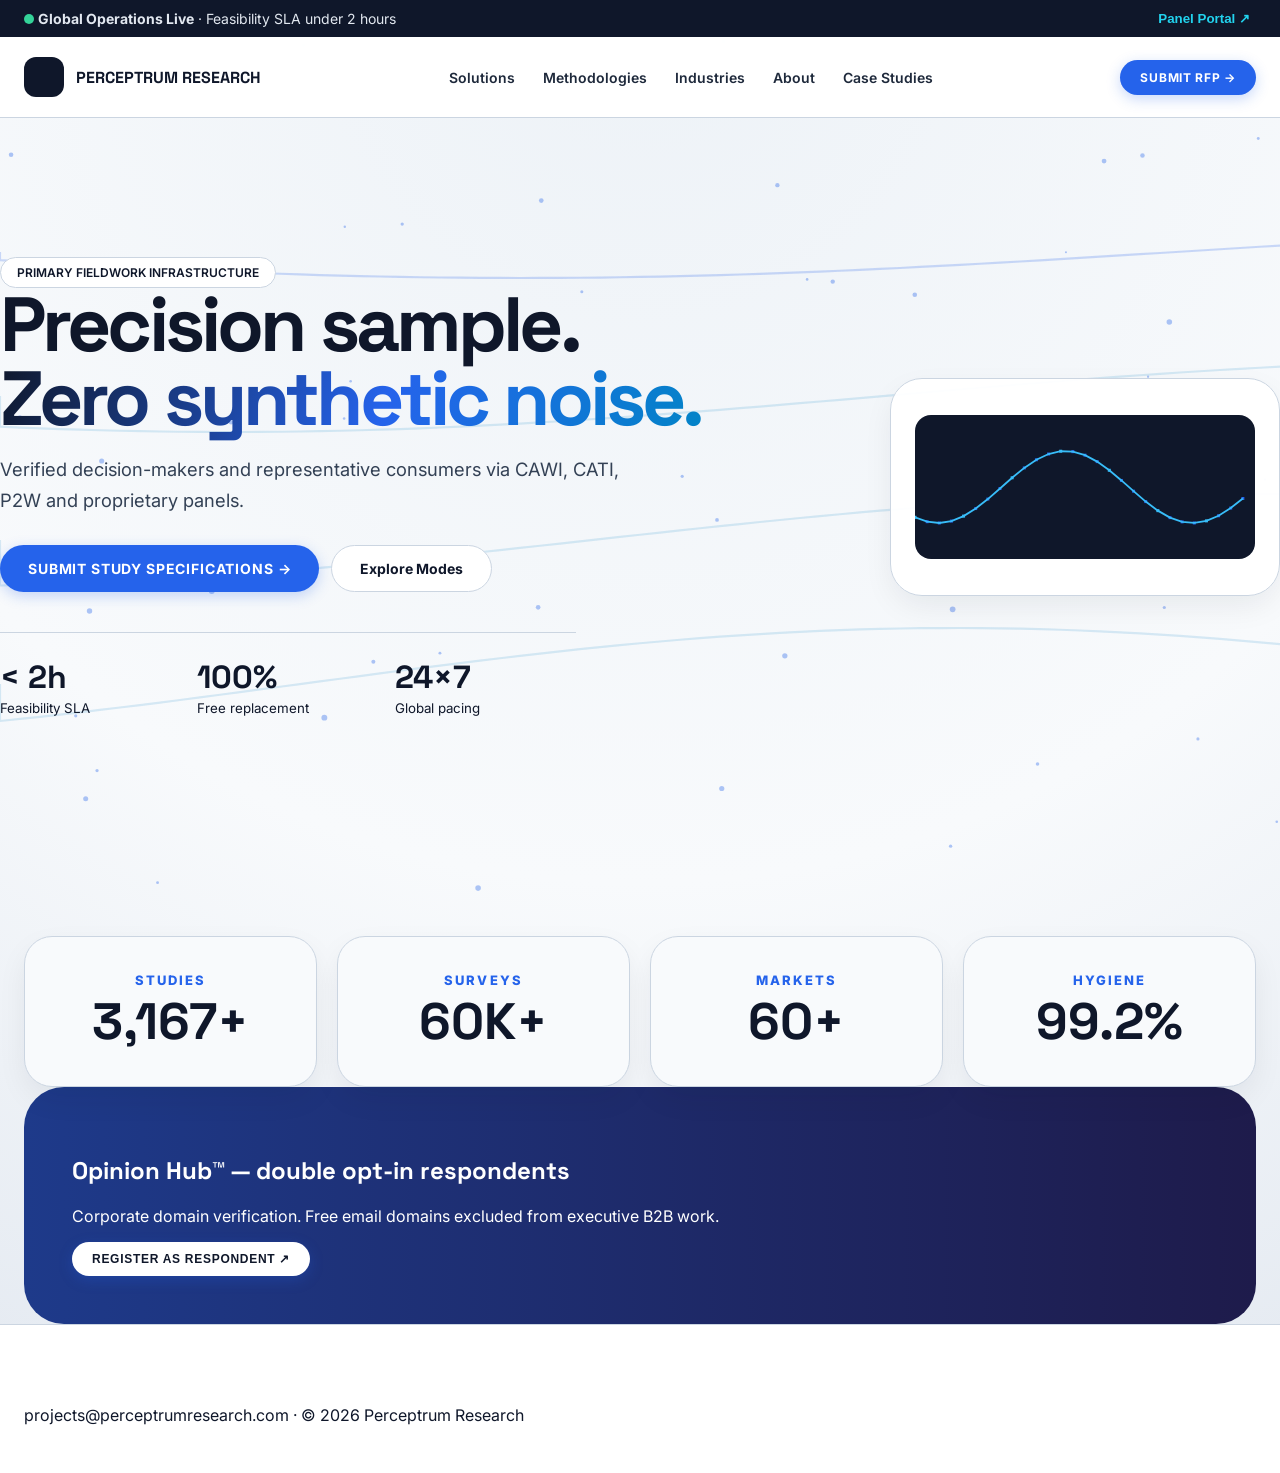
<file: index.html>
<!doctype html>
<html lang="en">
<head>
<meta charset="utf-8"><meta name="viewport" content="width=device-width,initial-scale=1">
<title>Perceptrum Research — Global Primary Fieldwork</title>
<meta name="description" content="Precision online fieldwork, CAWI, CATI, P2W and high-governance sample.">
<link href="https://fonts.googleapis.com/css2?family=Inter:wght@400;600;700;800&family=Space+Grotesk:wght@600;700;800&display=swap" rel="stylesheet">
<link rel="stylesheet" href="css/styles.css">
</head>
<body>
<canvas id="hero-canvas"></canvas>
<aside class="announcement"><div class="announcement-inner"><div><span class="pulse"></span> <strong>Global Operations Live</strong> · Feasibility SLA under 2 hours</div>
<button class="btn" style="background:transparent;color:#22d3ee" onclick="openRespondentModal('register')">Panel Portal ↗</button></div></aside>
<nav><div class="nav-inner">
<a class="brand" href="index.html"><div class="logo-mark"></div><strong class="display">PERCEPTRUM RESEARCH</strong></a>
<div class="nav-links">
<a class="nav-link" href="solutions.html">Solutions</a>
<a class="nav-link" href="methodology.html">Methodologies</a>
<a class="nav-link" href="industries.html">Industries</a>
<a class="nav-link" href="about.html">About</a>
<a class="nav-link" href="work.html">Case Studies</a>
</div>
<a class="btn btn-primary" href="rfp.html">Submit RFP →</a>
</div></nav>
<section class="hero wrap"><div class="hero-grid"><div>
<div class="pill">PRIMARY FIELDWORK INFRASTRUCTURE</div>
<h1 class="display">Precision sample.<br><span class="gradient">Zero synthetic noise.</span></h1>
<p class="lede">Verified decision-makers and representative consumers via CAWI, CATI, P2W and proprietary panels.</p>
<div style="display:flex;flex-wrap:wrap;gap:12px;margin-top:28px">
<a class="btn btn-primary btn-lg" href="rfp.html">Submit Study Specifications →</a>
<a class="btn btn-outline btn-lg" href="solutions.html">Explore Modes</a>
</div>
<div class="stats"><div><b class="display">&lt; 2h</b><small>Feasibility SLA</small></div><div><b class="display">100%</b><small>Free replacement</small></div><div><b class="display">24×7</b><small>Global pacing</small></div></div>
</div>
<div class="hide-sm"><div class="glass telemetry"><div class="telemetry-screen"><canvas id="pacing-canvas"></canvas></div></div></div>
</div></section>
<section class="wrap"><div class="grid-4">
<div class="glass card metric"><span class="section-label">STUDIES</span><b class="display">3,167+</b></div>
<div class="glass card metric"><span class="section-label">SURVEYS</span><b class="display">60K+</b></div>
<div class="glass card metric"><span class="section-label">MARKETS</span><b class="display">60+</b></div>
<div class="glass card metric"><span class="section-label">HYGIENE</span><b class="display">99.2%</b></div>
</div></section>
<section class="wrap"><div class="panel-banner">
<h2 class="display">Opinion Hub™ — double opt-in respondents</h2>
<p>Corporate domain verification. Free email domains excluded from executive B2B work.</p>
<button class="btn btn-primary" style="background:#fff;color:#0f172a" onclick="openRespondentModal('register')">Register as respondent ↗</button>
</div></section>
<footer><div class="wrap"><p>projects@perceptrumresearch.com · © 2026 Perceptrum Research</p></div></footer>
<div id="respondentModal" class="modal"><div class="modal-card">
<button class="close-x" onclick="closeRespondentModal()">✕</button>
<h3 class="display">Executive Panel Portal</h3>
<form id="respondentRegisterForm" onsubmit="handleRespondentRegister(event)">
<input required id="resp_email" type="email" placeholder="Corporate work email *">
<span id="emailErrorNotice" hidden style="color:#e11d48"></span>
<input required id="resp_name" placeholder="Full name *">
<button class="btn btn-primary" type="submit">Submit for verification</button>
</form>
<form id="respondentLoginForm" hidden onsubmit="handleRespondentLogin(event)">
<input required id="login_email" type="email" placeholder="Email">
<button class="btn btn-primary" type="submit">Sign in</button>
</form>
<div id="respSuccessNotice" hidden><p>Application received. We will audit your work domain within 24 hours.</p></div>
</div></div>
<script src="js/main.js"></script>
</body></html>
</file>
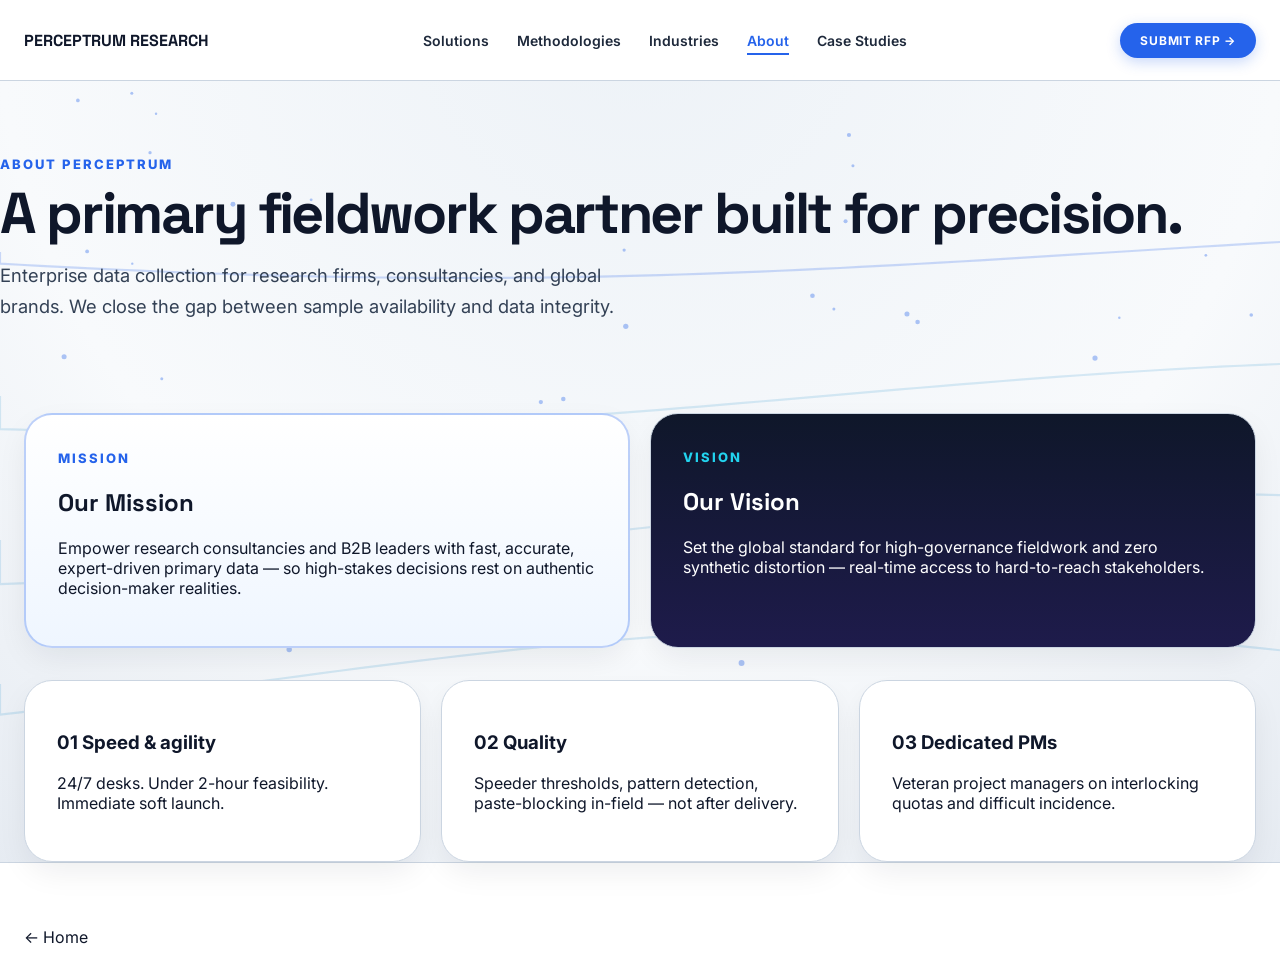
<file: about.html>
<!doctype html>
<html lang="en">
<head>
  <meta charset="utf-8"><meta name="viewport" content="width=device-width,initial-scale=1">
  <title>About — Perceptrum Research</title>
  <link href="https://fonts.googleapis.com/css2?family=Inter:wght@400;600;700;800&family=Space+Grotesk:wght@600;700&display=swap" rel="stylesheet">
  <link rel="stylesheet" href="css/styles.css">
</head>
<body>
<canvas id="hero-canvas"></canvas>
<nav>
  <div class="nav-inner">
    <a class="brand" href="index.html"><strong class="display">PERCEPTRUM RESEARCH</strong></a>
    <div class="nav-links">
      <a class="nav-link" href="solutions.html">Solutions</a>
      <a class="nav-link" href="methodology.html">Methodologies</a>
      <a class="nav-link" href="industries.html">Industries</a>
      <a class="nav-link active" href="about.html">About</a>
      <a class="nav-link" href="work.html">Case Studies</a>
    </div>
    <a class="btn btn-primary" href="rfp.html">Submit RFP →</a>
  </div>
</nav>
<section class="wrap page-hero">
  <span class="section-label">ABOUT PERCEPTRUM</span>
  <h1 class="display section-title">A primary fieldwork partner built for precision.</h1>
  <p class="lede">Enterprise data collection for research firms, consultancies, and global brands. We close the gap between sample availability and data integrity.</p>
</section>
<section class="wrap" style="padding-top:0">
  <div class="grid-2">
    <div class="glass card mission">
      <span class="section-label">MISSION</span>
      <h2 class="display">Our Mission</h2>
      <p>Empower research consultancies and B2B leaders with fast, accurate, expert-driven primary data — so high-stakes decisions rest on authentic decision-maker realities.</p>
    </div>
    <div class="glass card vision">
      <span class="section-label" style="color:#22d3ee">VISION</span>
      <h2 class="display">Our Vision</h2>
      <p>Set the global standard for high-governance fieldwork and zero synthetic distortion — real-time access to hard-to-reach stakeholders.</p>
    </div>
  </div>
  <div class="grid-3" style="margin-top:32px">
    <div class="glass card"><h3>01 Speed & agility</h3><p>24/7 desks. Under 2-hour feasibility. Immediate soft launch.</p></div>
    <div class="glass card"><h3>02 Quality</h3><p>Speeder thresholds, pattern detection, paste-blocking in-field — not after delivery.</p></div>
    <div class="glass card"><h3>03 Dedicated PMs</h3><p>Veteran project managers on interlocking quotas and difficult incidence.</p></div>
  </div>
</section>
<footer><div class="wrap"><a href="index.html">← Home</a></div></footer>
<script src="js/main.js"></script>
</body></html>
</file>
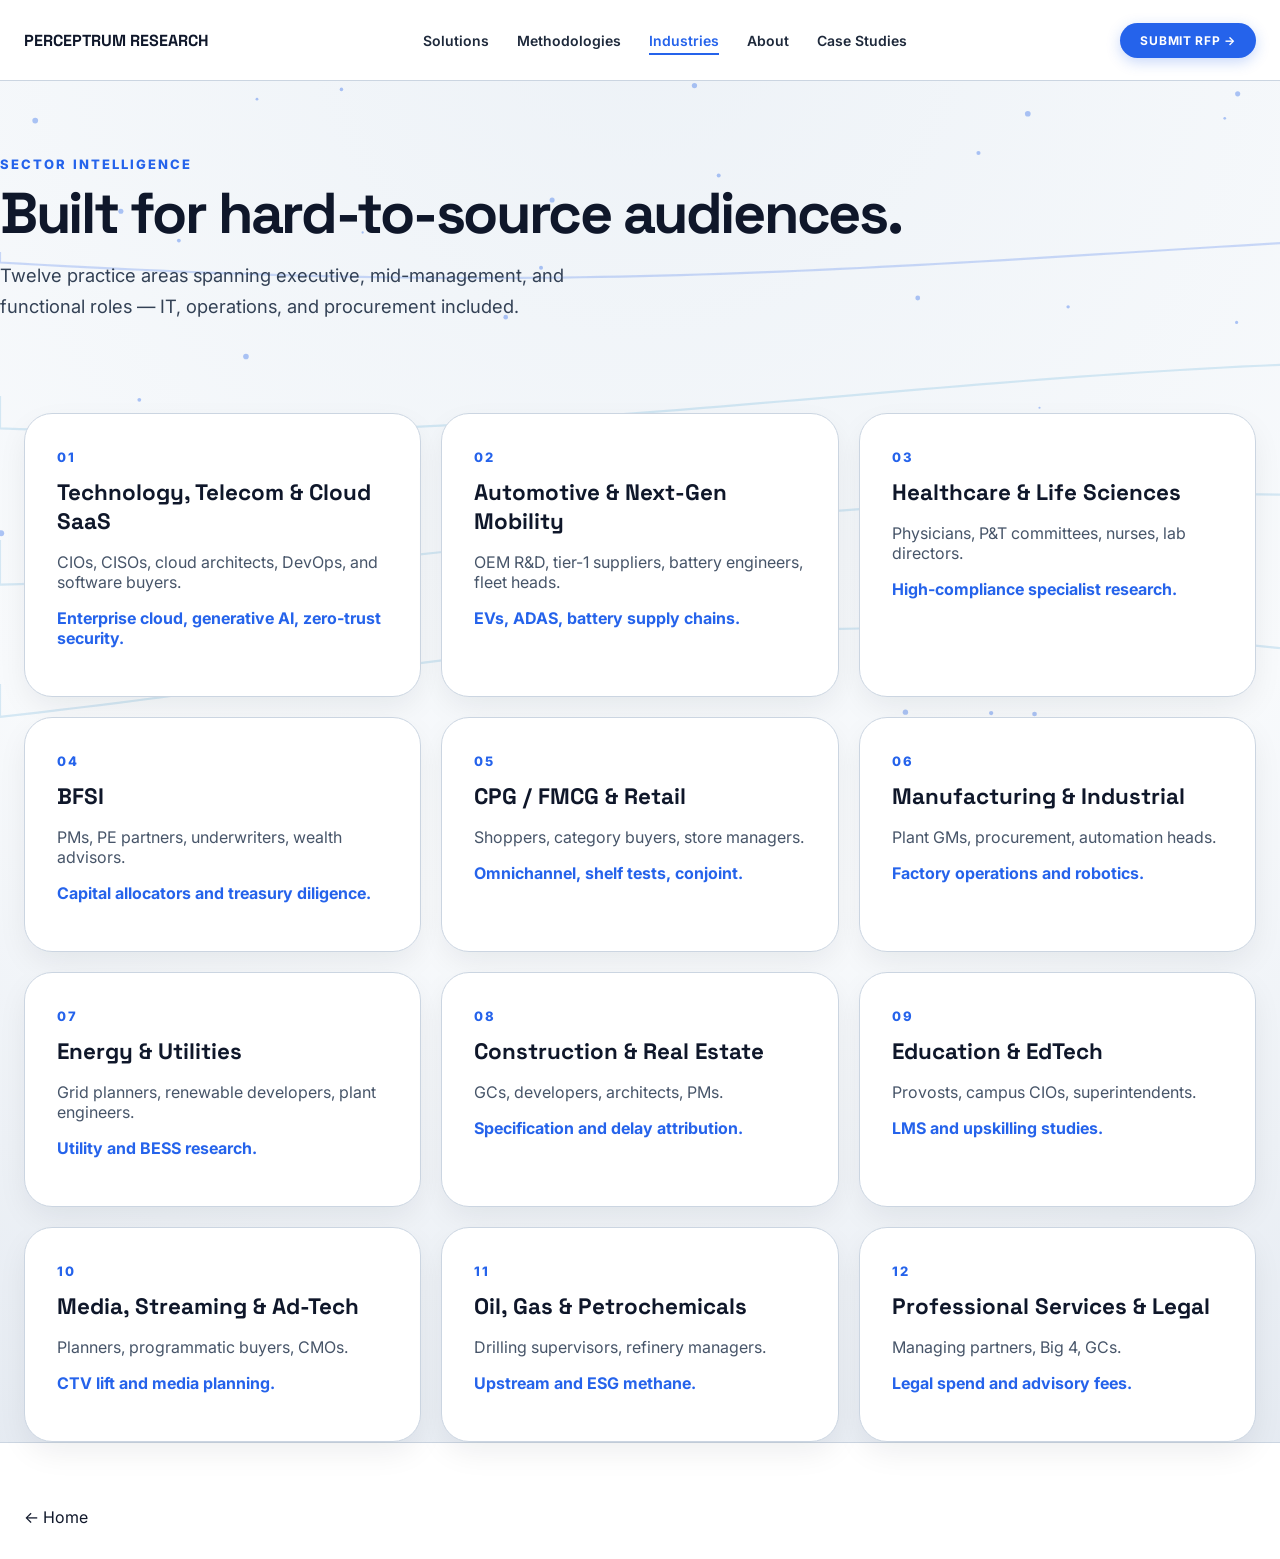
<file: industries.html>
<!doctype html>
<html lang="en">
<head>
  <meta charset="utf-8"><meta name="viewport" content="width=device-width,initial-scale=1">
  <title>Industries — Perceptrum Research</title>
  <link href="https://fonts.googleapis.com/css2?family=Inter:wght@400;600;700;800&family=Space+Grotesk:wght@600;700&display=swap" rel="stylesheet">
  <link rel="stylesheet" href="css/styles.css">
</head>
<body>
<canvas id="hero-canvas"></canvas>
<nav>
  <div class="nav-inner">
    <a class="brand" href="index.html"><strong class="display">PERCEPTRUM RESEARCH</strong></a>
    <div class="nav-links">
      <a class="nav-link" href="solutions.html">Solutions</a>
      <a class="nav-link" href="methodology.html">Methodologies</a>
      <a class="nav-link active" href="industries.html">Industries</a>
      <a class="nav-link" href="about.html">About</a>
      <a class="nav-link" href="work.html">Case Studies</a>
    </div>
    <a class="btn btn-primary" href="rfp.html">Submit RFP →</a>
  </div>
</nav>
<section class="wrap page-hero">
  <span class="section-label">SECTOR INTELLIGENCE</span>
  <h1 class="display section-title">Built for hard-to-source audiences.</h1>
  <p class="lede">Twelve practice areas spanning executive, mid-management, and functional roles — IT, operations, and procurement included.</p>
</section>
<section class="wrap" style="padding-top:0">
  <div id="industryGrid" class="grid-3"></div>
</section>
<footer><div class="wrap"><a href="index.html">← Home</a></div></footer>
<script src="js/main.js"></script>
</body></html>
</file>
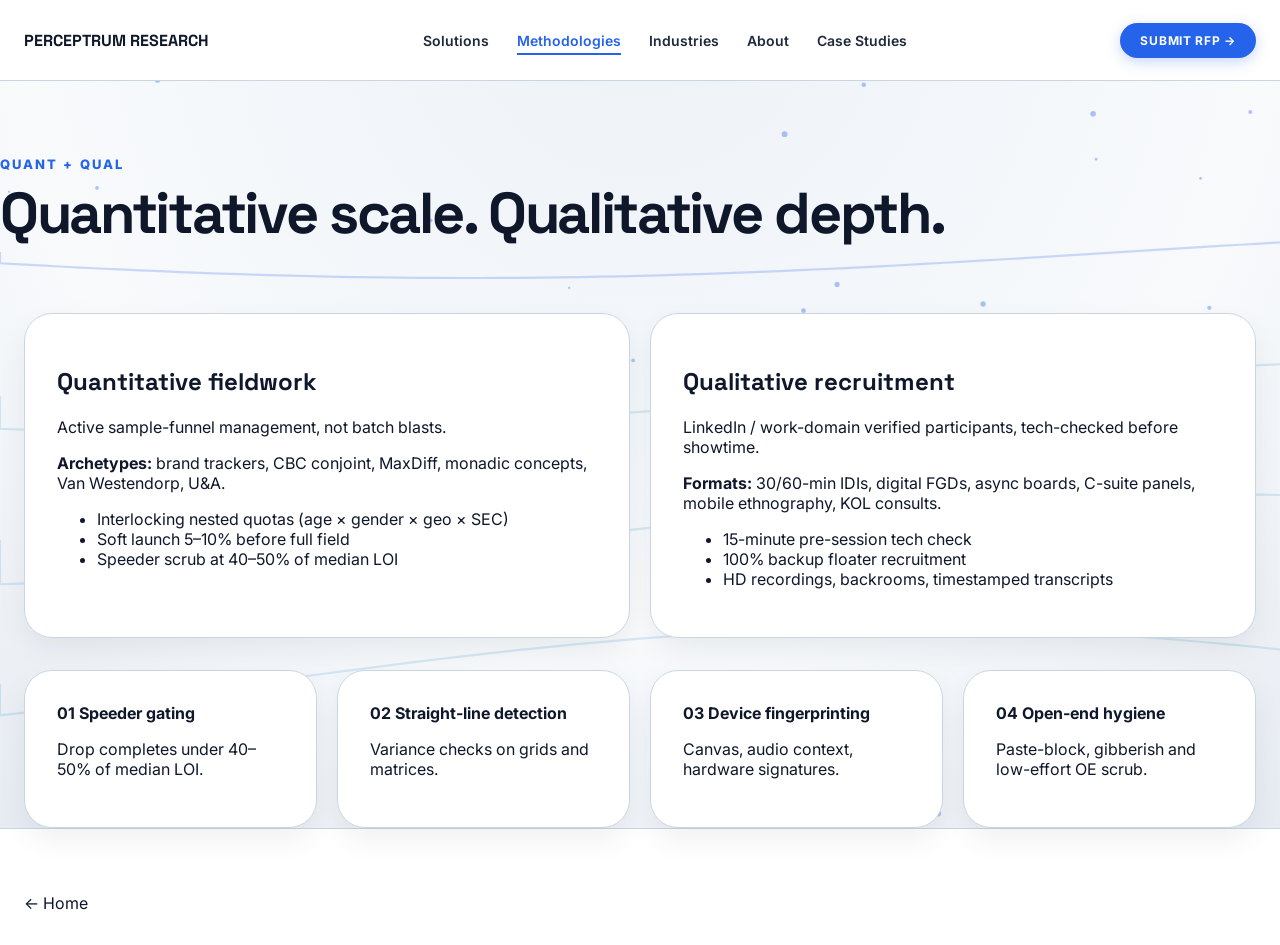
<file: methodology.html>
<!doctype html>
<html lang="en">
<head>
  <meta charset="utf-8"><meta name="viewport" content="width=device-width,initial-scale=1">
  <title>Methodologies — Perceptrum Research</title>
  <link href="https://fonts.googleapis.com/css2?family=Inter:wght@400;600;700;800&family=Space+Grotesk:wght@600;700&display=swap" rel="stylesheet">
  <link rel="stylesheet" href="css/styles.css">
</head>
<body>
<canvas id="hero-canvas"></canvas>
<nav>
  <div class="nav-inner">
    <a class="brand" href="index.html"><strong class="display">PERCEPTRUM RESEARCH</strong></a>
    <div class="nav-links">
      <a class="nav-link" href="solutions.html">Solutions</a>
      <a class="nav-link active" href="methodology.html">Methodologies</a>
      <a class="nav-link" href="industries.html">Industries</a>
      <a class="nav-link" href="about.html">About</a>
      <a class="nav-link" href="work.html">Case Studies</a>
    </div>
    <a class="btn btn-primary" href="rfp.html">Submit RFP →</a>
  </div>
</nav>
<section class="wrap page-hero">
  <span class="section-label">QUANT + QUAL</span>
  <h1 class="display section-title">Quantitative scale. Qualitative depth.</h1>
</section>
<section class="wrap" style="padding-top:0">
  <div class="grid-2">
    <div class="glass card">
      <h2 class="display">Quantitative fieldwork</h2>
      <p>Active sample-funnel management, not batch blasts.</p>
      <p><b>Archetypes:</b> brand trackers, CBC conjoint, MaxDiff, monadic concepts, Van Westendorp, U&amp;A.</p>
      <ul>
        <li>Interlocking nested quotas (age × gender × geo × SEC)</li>
        <li>Soft launch 5–10% before full field</li>
        <li>Speeder scrub at 40–50% of median LOI</li>
      </ul>
    </div>
    <div class="glass card">
      <h2 class="display">Qualitative recruitment</h2>
      <p>LinkedIn / work-domain verified participants, tech-checked before showtime.</p>
      <p><b>Formats:</b> 30/60-min IDIs, digital FGDs, async boards, C-suite panels, mobile ethnography, KOL consults.</p>
      <ul>
        <li>15-minute pre-session tech check</li>
        <li>100% backup floater recruitment</li>
        <li>HD recordings, backrooms, timestamped transcripts</li>
      </ul>
    </div>
  </div>
  <div class="grid-4" style="margin-top:32px">
    <div class="glass card"><b>01 Speeder gating</b><p>Drop completes under 40–50% of median LOI.</p></div>
    <div class="glass card"><b>02 Straight-line detection</b><p>Variance checks on grids and matrices.</p></div>
    <div class="glass card"><b>03 Device fingerprinting</b><p>Canvas, audio context, hardware signatures.</p></div>
    <div class="glass card"><b>04 Open-end hygiene</b><p>Paste-block, gibberish and low-effort OE scrub.</p></div>
  </div>
</section>
<footer><div class="wrap"><a href="index.html">← Home</a></div></footer>
<script src="js/main.js"></script>
</body></html>
</file>
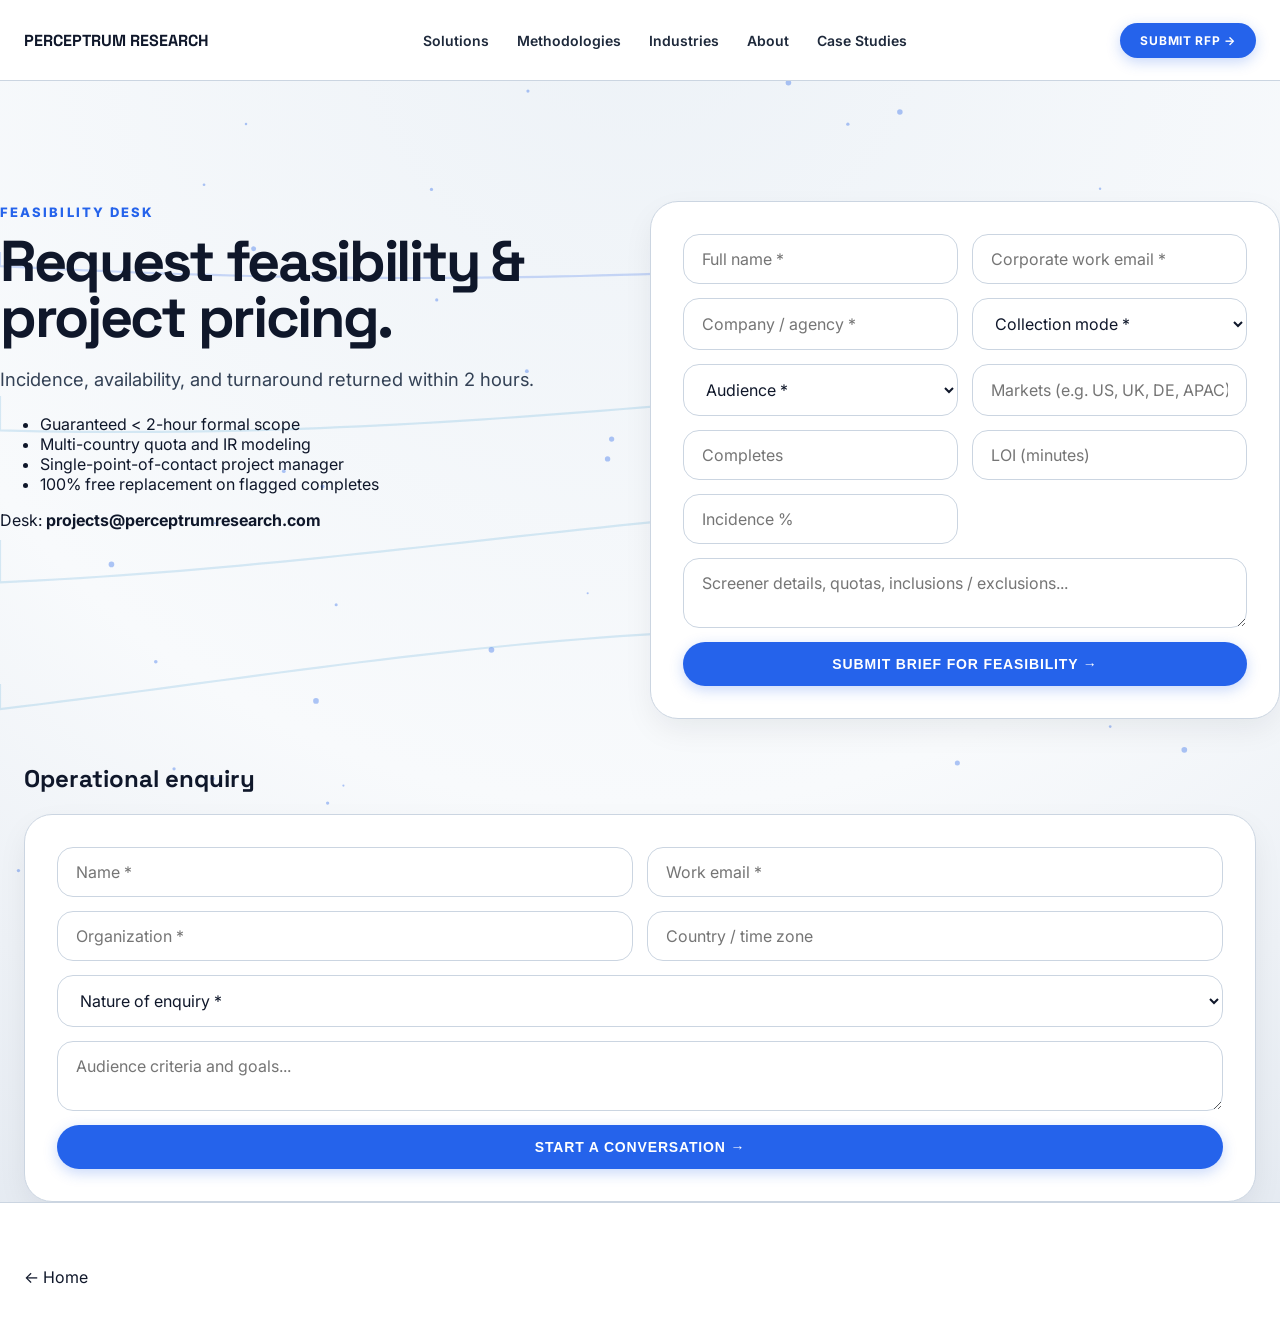
<file: rfp.html>
<!doctype html>
<html lang="en">
<head>
  <meta charset="utf-8"><meta name="viewport" content="width=device-width,initial-scale=1">
  <title>RFP Desk — Perceptrum Research</title>
  <link href="https://fonts.googleapis.com/css2?family=Inter:wght@400;600;700;800&family=Space+Grotesk:wght@600;700&display=swap" rel="stylesheet">
  <link rel="stylesheet" href="css/styles.css">
</head>
<body>
<canvas id="hero-canvas"></canvas>
<nav>
  <div class="nav-inner">
    <a class="brand" href="index.html"><strong class="display">PERCEPTRUM RESEARCH</strong></a>
    <div class="nav-links">
      <a class="nav-link" href="solutions.html">Solutions</a>
      <a class="nav-link" href="methodology.html">Methodologies</a>
      <a class="nav-link" href="industries.html">Industries</a>
      <a class="nav-link" href="about.html">About</a>
      <a class="nav-link" href="work.html">Case Studies</a>
    </div>
    <a class="btn btn-primary" href="rfp.html">Submit RFP →</a>
  </div>
</nav>
<section class="wrap page-hero">
  <div class="grid-2">
    <div>
      <span class="section-label">FEASIBILITY DESK</span>
      <h1 class="display section-title">Request feasibility & project pricing.</h1>
      <p class="lede">Incidence, availability, and turnaround returned within 2 hours.</p>
      <ul>
        <li>Guaranteed &lt; 2-hour formal scope</li>
        <li>Multi-country quota and IR modeling</li>
        <li>Single-point-of-contact project manager</li>
        <li>100% free replacement on flagged completes</li>
      </ul>
      <p>Desk: <a href="mailto:projects@perceptrumresearch.com"><b>projects@perceptrumresearch.com</b></a></p>
    </div>
    <form id="rfpForm" class="glass card form-grid">
      <input required placeholder="Full name *">
      <input required type="email" placeholder="Corporate work email *">
      <input placeholder="Company / agency *">
      <select required>
        <option value="" disabled selected>Collection mode *</option>
        <option>CAWI</option><option>CATI</option><option>P2W</option><option>CAPI</option>
        <option>Qual IDIs</option><option>Digital focus groups</option><option>Mixed-mode</option>
      </select>
      <select required>
        <option value="" disabled selected>Audience *</option>
        <option>B2B decision-makers</option><option>General consumer</option>
        <option>Healthcare professionals</option><option>Niche industrial</option>
        <option>Investors / HNWI</option><option>Other specialty</option>
      </select>
      <input required placeholder="Markets (e.g. US, UK, DE, APAC)">
      <input required type="number" placeholder="Completes">
      <input required type="number" placeholder="LOI (minutes)">
      <input type="number" placeholder="Incidence %">
      <textarea class="span-2" required placeholder="Screener details, quotas, inclusions / exclusions..."></textarea>
      <button class="btn btn-primary btn-lg span-2" type="submit">Submit brief for feasibility →</button>
    </form>
  </div>
</section>
<section class="wrap">
  <h2 class="display">Operational enquiry</h2>
  <form id="contactForm" class="glass card form-grid">
    <input required placeholder="Name *">
    <input required type="email" placeholder="Work email *">
    <input placeholder="Organization *">
    <input placeholder="Country / time zone">
    <select class="span-2" required>
      <option value="" disabled selected>Nature of enquiry *</option>
      <option>Immediate feasibility & CPI</option>
      <option>CAWI consumer sample</option>
      <option>B2B recruitment</option>
      <option>CATI desk</option>
      <option>Healthcare / physician</option>
      <option>Qual video IDIs</option>
      <option>Agency MSA</option>
    </select>
    <textarea class="span-2" required placeholder="Audience criteria and goals..."></textarea>
    <button class="btn btn-primary btn-lg span-2" type="submit">Start a conversation →</button>
  </form>
</section>
<footer><div class="wrap"><a href="index.html">← Home</a></div></footer>
<script src="js/main.js"></script>
</body></html>
</file>
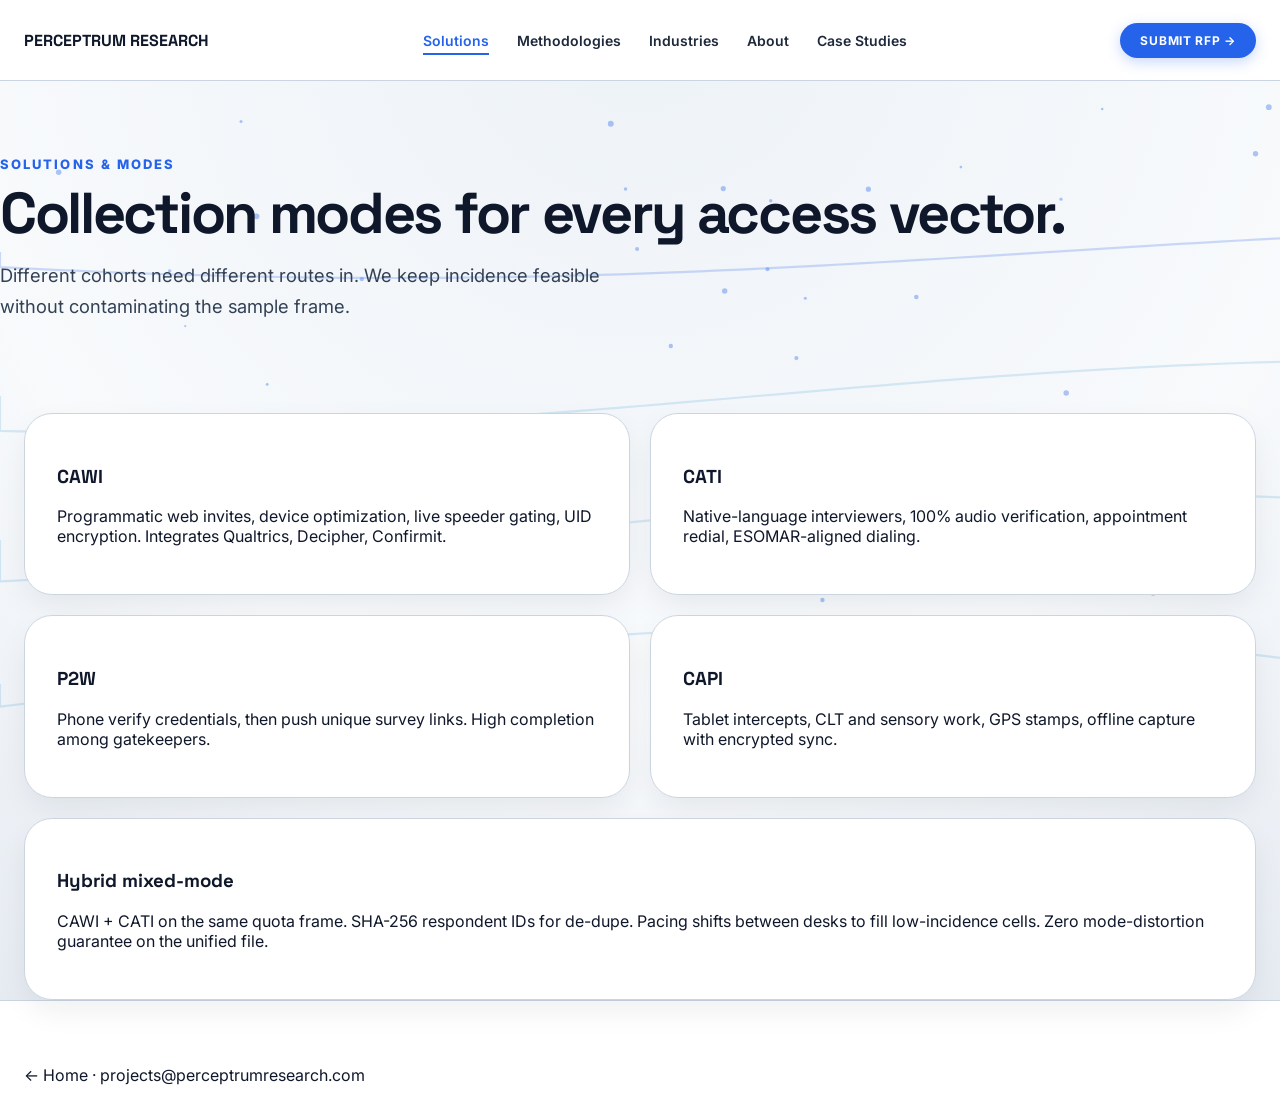
<file: solutions.html>
<!doctype html>
<html lang="en">
<head>
  <meta charset="utf-8"><meta name="viewport" content="width=device-width,initial-scale=1">
  <title>Solutions — Perceptrum Research</title>
  <link href="https://fonts.googleapis.com/css2?family=Inter:wght@400;600;700;800&family=Space+Grotesk:wght@600;700&display=swap" rel="stylesheet">
  <link rel="stylesheet" href="css/styles.css">
</head>
<body>
<canvas id="hero-canvas"></canvas>
<nav>
  <div class="nav-inner">
    <a class="brand" href="index.html"><strong class="display">PERCEPTRUM RESEARCH</strong></a>
    <div class="nav-links">
      <a class="nav-link active" href="solutions.html">Solutions</a>
      <a class="nav-link" href="methodology.html">Methodologies</a>
      <a class="nav-link" href="industries.html">Industries</a>
      <a class="nav-link" href="about.html">About</a>
      <a class="nav-link" href="work.html">Case Studies</a>
    </div>
    <a class="btn btn-primary" href="rfp.html">Submit RFP →</a>
  </div>
</nav>
<section class="wrap page-hero">
  <span class="section-label">SOLUTIONS & MODES</span>
  <h1 class="display section-title">Collection modes for every access vector.</h1>
  <p class="lede">Different cohorts need different routes in. We keep incidence feasible without contaminating the sample frame.</p>
</section>
<section class="wrap" style="padding-top:0">
  <div class="grid-2">
    <article class="glass card"><h3 class="display">CAWI</h3><p>Programmatic web invites, device optimization, live speeder gating, UID encryption. Integrates Qualtrics, Decipher, Confirmit.</p></article>
    <article class="glass card"><h3 class="display">CATI</h3><p>Native-language interviewers, 100% audio verification, appointment redial, ESOMAR-aligned dialing.</p></article>
    <article class="glass card"><h3 class="display">P2W</h3><p>Phone verify credentials, then push unique survey links. High completion among gatekeepers.</p></article>
    <article class="glass card"><h3 class="display">CAPI</h3><p>Tablet intercepts, CLT and sensory work, GPS stamps, offline capture with encrypted sync.</p></article>
    <article class="glass card" style="grid-column:1/-1"><h3 class="display">Hybrid mixed-mode</h3><p>CAWI + CATI on the same quota frame. SHA-256 respondent IDs for de-dupe. Pacing shifts between desks to fill low-incidence cells. Zero mode-distortion guarantee on the unified file.</p></article>
  </div>
</section>
<footer><div class="wrap"><a href="index.html">← Home</a> · <a href="mailto:projects@perceptrumresearch.com">projects@perceptrumresearch.com</a></div></footer>
<script src="js/main.js"></script>
</body></html>
</file>
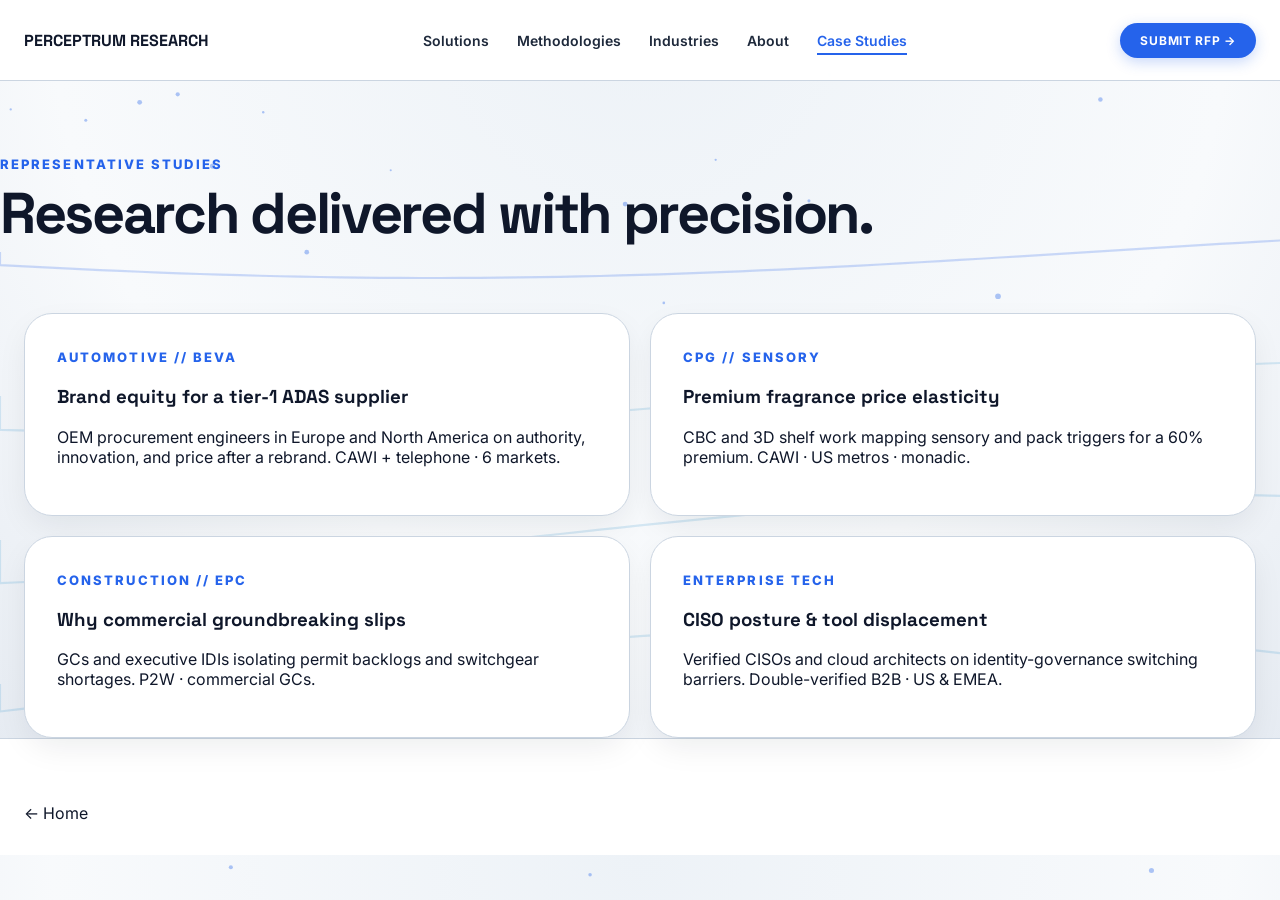
<file: work.html>
<!doctype html>
<html lang="en">
<head>
  <meta charset="utf-8"><meta name="viewport" content="width=device-width,initial-scale=1">
  <title>Case Studies — Perceptrum Research</title>
  <link href="https://fonts.googleapis.com/css2?family=Inter:wght@400;600;700;800&family=Space+Grotesk:wght@600;700&display=swap" rel="stylesheet">
  <link rel="stylesheet" href="css/styles.css">
</head>
<body>
<canvas id="hero-canvas"></canvas>
<nav>
  <div class="nav-inner">
    <a class="brand" href="index.html"><strong class="display">PERCEPTRUM RESEARCH</strong></a>
    <div class="nav-links">
      <a class="nav-link" href="solutions.html">Solutions</a>
      <a class="nav-link" href="methodology.html">Methodologies</a>
      <a class="nav-link" href="industries.html">Industries</a>
      <a class="nav-link" href="about.html">About</a>
      <a class="nav-link active" href="work.html">Case Studies</a>
    </div>
    <a class="btn btn-primary" href="rfp.html">Submit RFP →</a>
  </div>
</nav>
<section class="wrap page-hero">
  <span class="section-label">REPRESENTATIVE STUDIES</span>
  <h1 class="display section-title">Research delivered with precision.</h1>
</section>
<section class="wrap" style="padding-top:0">
  <div class="grid-2">
    <article class="glass card">
      <span class="section-label">AUTOMOTIVE // BEVA</span>
      <h3 class="display">Brand equity for a tier-1 ADAS supplier</h3>
      <p>OEM procurement engineers in Europe and North America on authority, innovation, and price after a rebrand. CAWI + telephone · 6 markets.</p>
    </article>
    <article class="glass card">
      <span class="section-label">CPG // SENSORY</span>
      <h3 class="display">Premium fragrance price elasticity</h3>
      <p>CBC and 3D shelf work mapping sensory and pack triggers for a 60% premium. CAWI · US metros · monadic.</p>
    </article>
    <article class="glass card">
      <span class="section-label">CONSTRUCTION // EPC</span>
      <h3 class="display">Why commercial groundbreaking slips</h3>
      <p>GCs and executive IDIs isolating permit backlogs and switchgear shortages. P2W · commercial GCs.</p>
    </article>
    <article class="glass card">
      <span class="section-label">ENTERPRISE TECH</span>
      <h3 class="display">CISO posture & tool displacement</h3>
      <p>Verified CISOs and cloud architects on identity-governance switching barriers. Double-verified B2B · US & EMEA.</p>
    </article>
  </div>
</section>
<footer><div class="wrap"><a href="index.html">← Home</a></div></footer>
<script src="js/main.js"></script>
</body></html>
</file>
<file: css/styles.css>
:root{--bg:#f8fafc;--card:#fff;--line:#cbd5e1;--line-active:#3b82f6;--muted:#475569;--primary:#2563eb;--primary-dark:#1d4ed8;--primary-light:#eff6ff;--cyan:#0284c7;--text:#0f172a;--text-muted:#334155;--navy:#0f172a}*{box-sizing:border-box}html{scroll-behavior:smooth}body{margin:0;background:radial-gradient(circle at 50% 0%,#edf2f7 0%,#f8fafc 55%,#e2e8f0 100%);color:var(--text);font-family:Inter,system-ui,sans-serif;overflow-x:hidden}.display{font-family:"Space Grotesk",sans-serif}a{color:inherit;text-decoration:none}#hero-canvas{position:fixed;inset:0;width:100vw;height:100vh;pointer-events:none;z-index:-1;opacity:.9}.announcement{background:#0f172a;color:#e2e8f0;font-size:14px;padding:10px 24px;position:relative;z-index:50}.announcement-inner{max-width:1440px;margin:0 auto;display:flex;flex-wrap:wrap;justify-content:space-between;gap:12px;align-items:center}.pulse{width:10px;height:10px;border-radius:50%;background:#34d399;display:inline-block;animation:pulse 1.6s infinite}@keyframes pulse{50%{opacity:.4}}nav{position:sticky;top:0;z-index:50;background:rgba(255,255,255,.98);backdrop-filter:blur(24px);border-bottom:1px solid var(--line)}.nav-inner{max-width:1440px;margin:0 auto;padding:0 24px;height:80px;display:flex;align-items:center;justify-content:space-between;gap:16px}.brand{display:flex;align-items:center;gap:12px}.logo-mark{width:40px;height:40px;border-radius:12px;background:#0f172a;display:grid;place-items:center}.nav-links{display:none;gap:28px;font-weight:600;font-size:14px}.nav-link{position:relative;color:#1e293b}.nav-link:after{content:"";position:absolute;left:0;bottom:-6px;width:0;height:2px;background:var(--primary);transition:.25s}.nav-link:hover,.nav-link.active{color:var(--primary)}.nav-link:hover:after,.nav-link.active:after{width:100%}.btn{display:inline-flex;align-items:center;justify-content:center;border-radius:999px;font-weight:700;cursor:pointer;border:0;transition:.25s}.btn-primary{background:var(--primary);color:#fff;padding:10px 20px;font-size:12px;letter-spacing:.06em;text-transform:uppercase;box-shadow:0 4px 14px rgba(37,99,235,.25)}.btn-primary:hover{background:var(--primary-dark);transform:translateY(-2px)}.btn-outline{background:#fff;color:#0f172a;border:1.5px solid #cbd5e1;padding:10px 18px;font-size:13px}.btn-lg{padding:14px 28px;font-size:14px}.wrap{max-width:1440px;margin:0 auto;padding:0 24px}.hero{min-height:calc(100vh - 130px);display:grid;align-items:center;padding:48px 0 80px}.hero-grid{display:grid;gap:48px}@media(min-width:1024px){.nav-links{display:flex}.hero-grid{grid-template-columns:1.32fr .68fr;align-items:center}}@media(max-width:1023px){.hide-sm{display:none!important}}.hero h1{font-size:clamp(2.6rem,6vw,5.6rem);line-height:.96;letter-spacing:-.05em;margin:0}.gradient{background:linear-gradient(110deg,#0f172a 0%,#2563eb 55%,#0284c7 100%);-webkit-background-clip:text;background-clip:text;color:transparent}.lede{font-size:1.15rem;color:var(--text-muted);max-width:40rem;line-height:1.7}.pill{display:inline-flex;align-items:center;gap:8px;border:1px solid #cbd5e1;border-radius:999px;padding:7px 16px;font-size:12px;font-weight:600;background:#fff}.stats{display:grid;grid-template-columns:repeat(3,1fr);gap:16px;max-width:36rem;border-top:1px solid #cbd5e1;padding-top:24px;margin-top:40px}.stats b{font-size:2rem;display:block}.glass{background:rgba(255,255,255,.96);border:1px solid var(--line);box-shadow:0 12px 32px -4px rgba(15,23,42,.08)}.telemetry{border-radius:32px;padding:24px;max-width:390px;margin-left:auto}.telemetry-screen{position:relative;height:144px;border-radius:16px;background:#0f172a;overflow:hidden;margin:12px 0}#pacing-canvas{position:absolute;inset:0;width:100%;height:100%}.marquee{overflow:hidden;white-space:nowrap;border-block:1px solid var(--line);background:#fff}.track{display:inline-flex;align-items:center;gap:40px;padding:18px 0;animation:move 32s linear infinite;font-weight:700;letter-spacing:.12em;text-transform:uppercase;font-size:13px;color:#334155}@keyframes move{to{transform:translateX(-50%)}}section{padding:96px 0}.section-label{color:var(--primary);font-size:13px;letter-spacing:.16em;font-weight:800}.section-title{font-size:clamp(2rem,4.5vw,4rem);line-height:.98;letter-spacing:-.04em;margin:12px 0 0}.header-card{padding:40px;border-radius:24px;background:#fff;border:1px solid var(--line)}.grid-3,.grid-2,.grid-4{display:grid;gap:20px;margin-top:48px}@media(min-width:640px){.grid-4,.grid-3{grid-template-columns:repeat(2,1fr)}}@media(min-width:1024px){.grid-3{grid-template-columns:repeat(3,1fr)}.grid-2{grid-template-columns:1fr 1fr}.grid-4{grid-template-columns:repeat(4,1fr)}}.card{border-radius:28px;padding:32px;background:#fff}.metric{text-align:center;background:#f8fafc}.metric b{font-size:clamp(2rem,4vw,3.5rem);display:block}.panel-banner{background:linear-gradient(90deg,#1e3a8a,#1e1b4b);color:#fff;border-radius:40px;padding:48px}.mission{border:2px solid rgba(37,99,235,.3);background:linear-gradient(180deg,#fff,#eff6ff)}.vision{background:linear-gradient(180deg,#0f172a,#1e1b4b);color:#fff}form input,form select,form textarea{width:100%;color:#0f172a;background:#fff;border:1.5px solid #cbd5e1;border-radius:16px;padding:14px 18px;font:inherit}form input:focus,form select:focus,form textarea:focus{outline:none;border-color:var(--primary);box-shadow:0 0 0 3px rgba(37,99,235,.18)}.form-grid{display:grid;gap:14px}@media(min-width:640px){.form-grid{grid-template-columns:1fr 1fr}.span-2{grid-column:span 2}}footer{border-top:1px solid var(--line);background:#fff;padding:64px 0 32px}.footer-grid{display:grid;gap:40px}@media(min-width:768px){.footer-grid{grid-template-columns:2fr 1fr 1fr}}.modal{position:fixed;inset:0;z-index:120;display:none;align-items:center;justify-content:center;padding:16px;background:rgba(15,23,42,.75)}.modal.open{display:flex}.modal-card{background:#fff;border-radius:32px;max-width:42rem;width:100%;padding:36px;position:relative}.close-x{position:absolute;top:20px;right:20px;width:40px;height:40px;border-radius:50%;border:0;background:#f1f5f9;cursor:pointer}.page-hero{padding:72px 0 24px}
</file>
